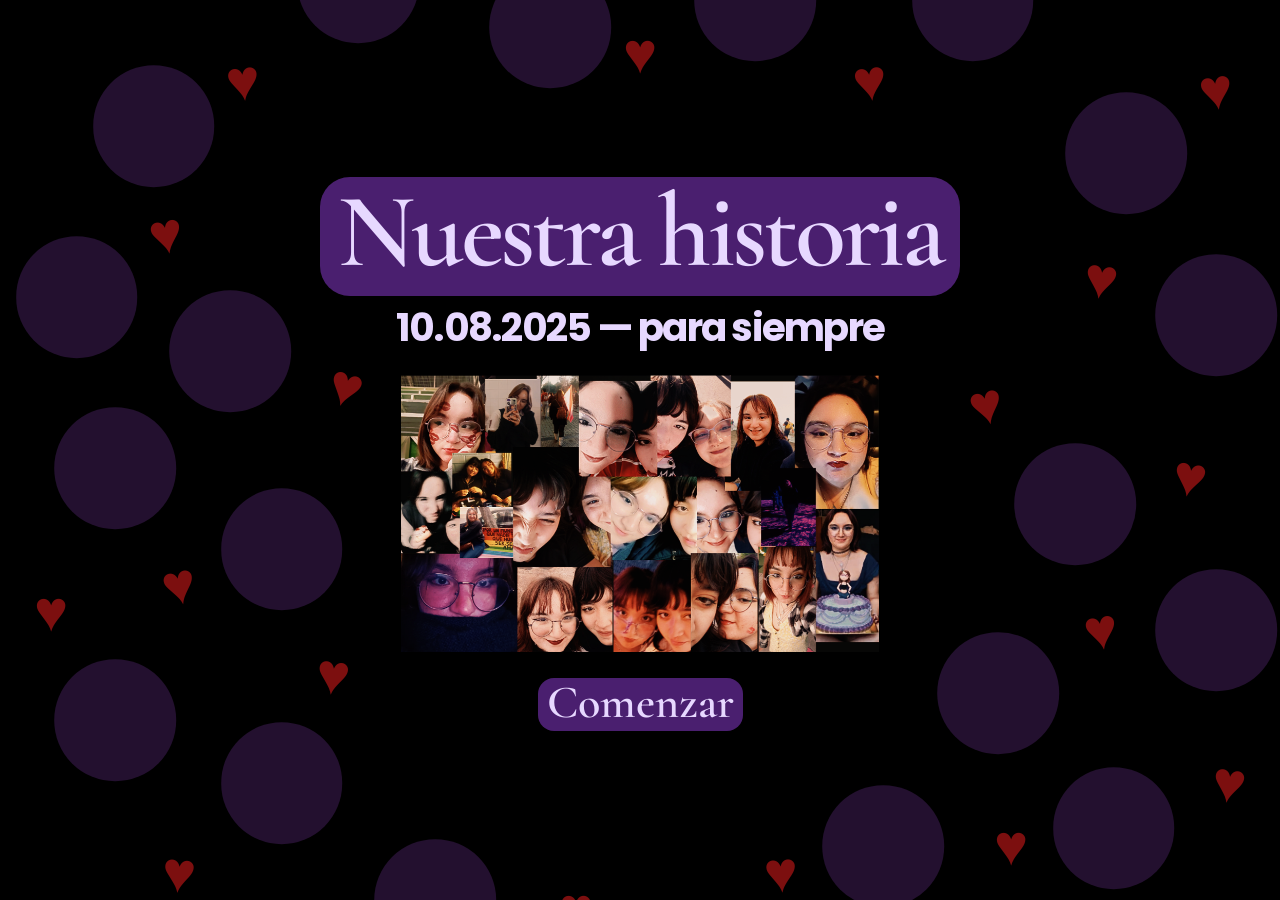
<file: index.html>
<!DOCTYPE html>
<html lang="es">
<head>
<meta charset="UTF-8">
<meta name="viewport" content="width=device-width, initial-scale=1">
    <title>Feliz cumpleaños amor de mi vida</title>
    <link rel="stylesheet" href="mon.css">
    <link rel="preconnect" href="https://fonts.googleapis.com">
    <link rel="preconnect" href="https://fonts.gstatic.com" crossorigin>
    <link href="https://fonts.googleapis.com/css2?family=Cormorant+Garamond:wght@500;600&family=Poppins:wght@400;500;600;700&display=swap" rel="stylesheet">
    <script src="mon.js" defer></script>
</head>
<body class="home">
<div class="decoration" aria-hidden="true"></div><main id="contenido">
    <section id="contenedor-inicio">
        <h1>Nuestra historia</h1>
        <p class="anniversary">10.08.2025 — para siempre</p>
        <img id="foto-inicio" src="imgmon/MONCHI.png" alt="Te amo mi cielo" />
    </section>
    <section id="boton-comenzar">
        <a class="start-button" href="superproyecto2.html">Comenzar</a>
    </section>
</main>

</body>
</html>
</file>
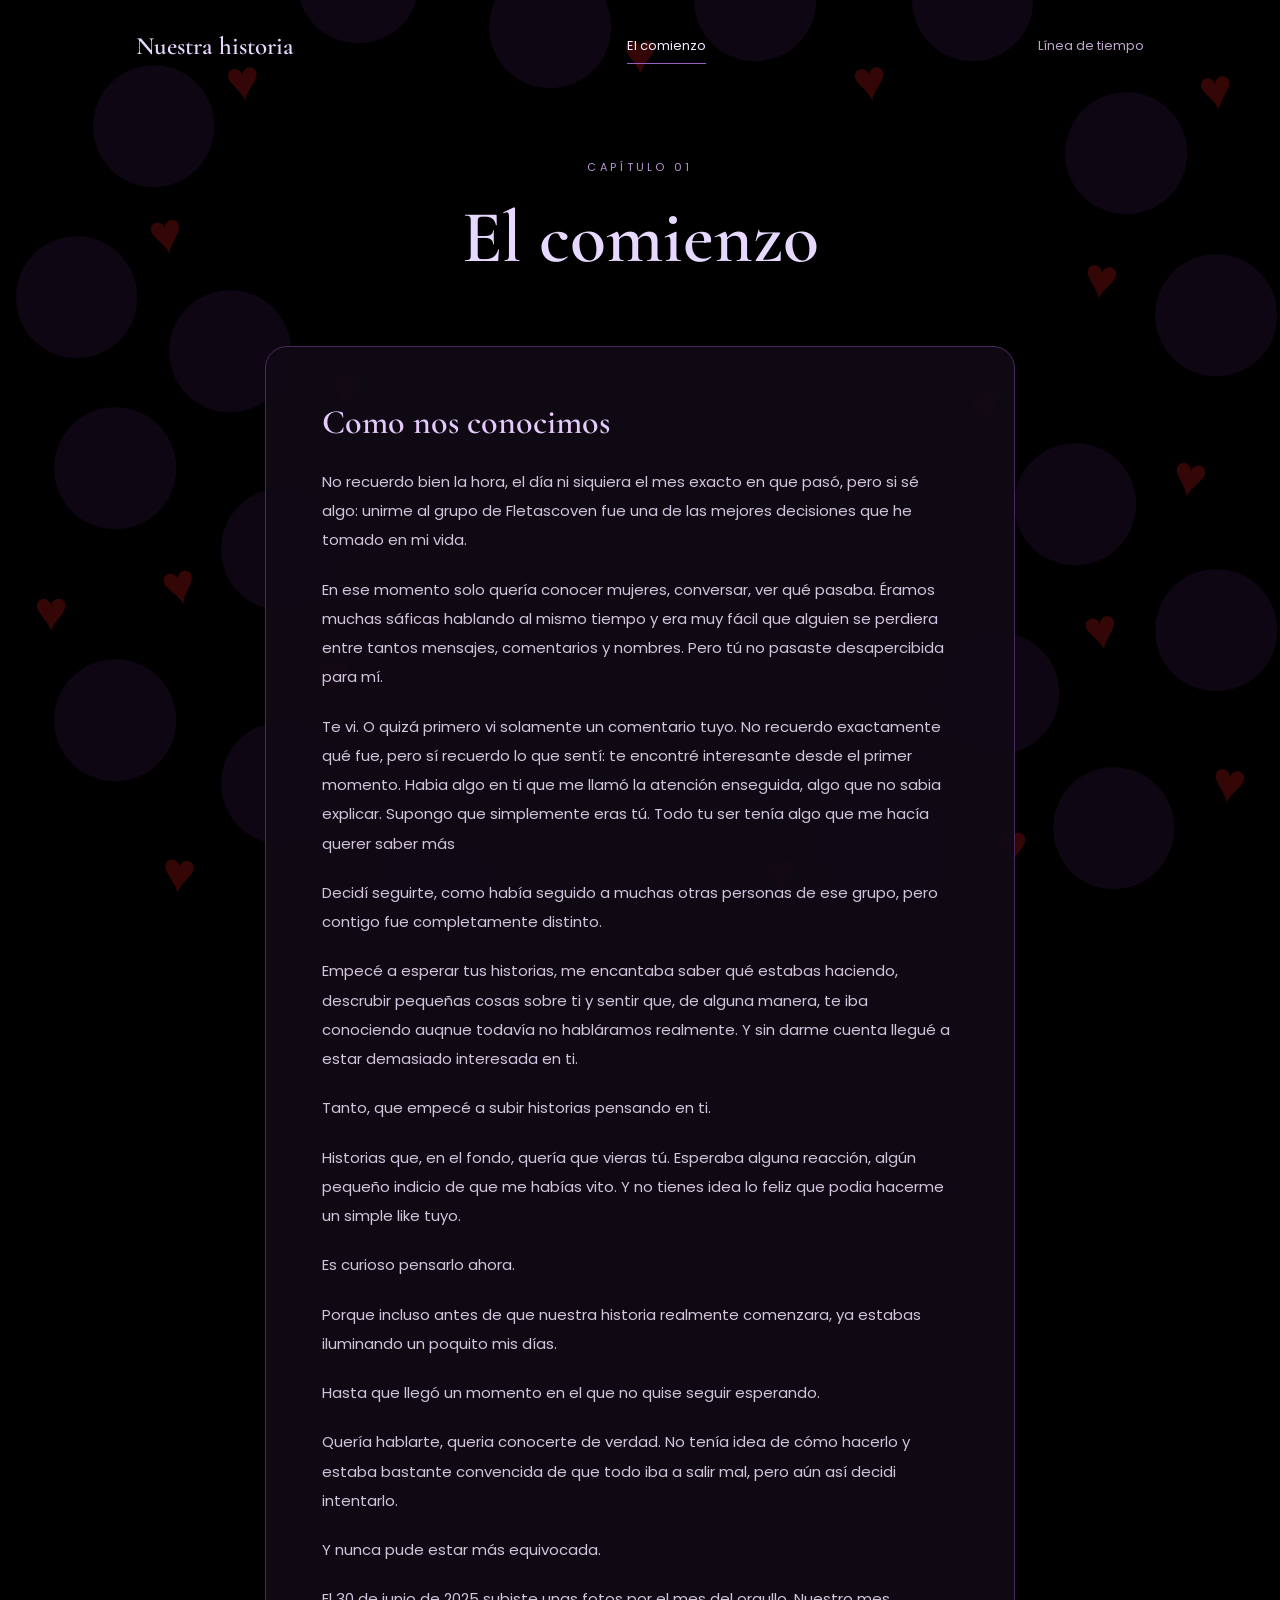
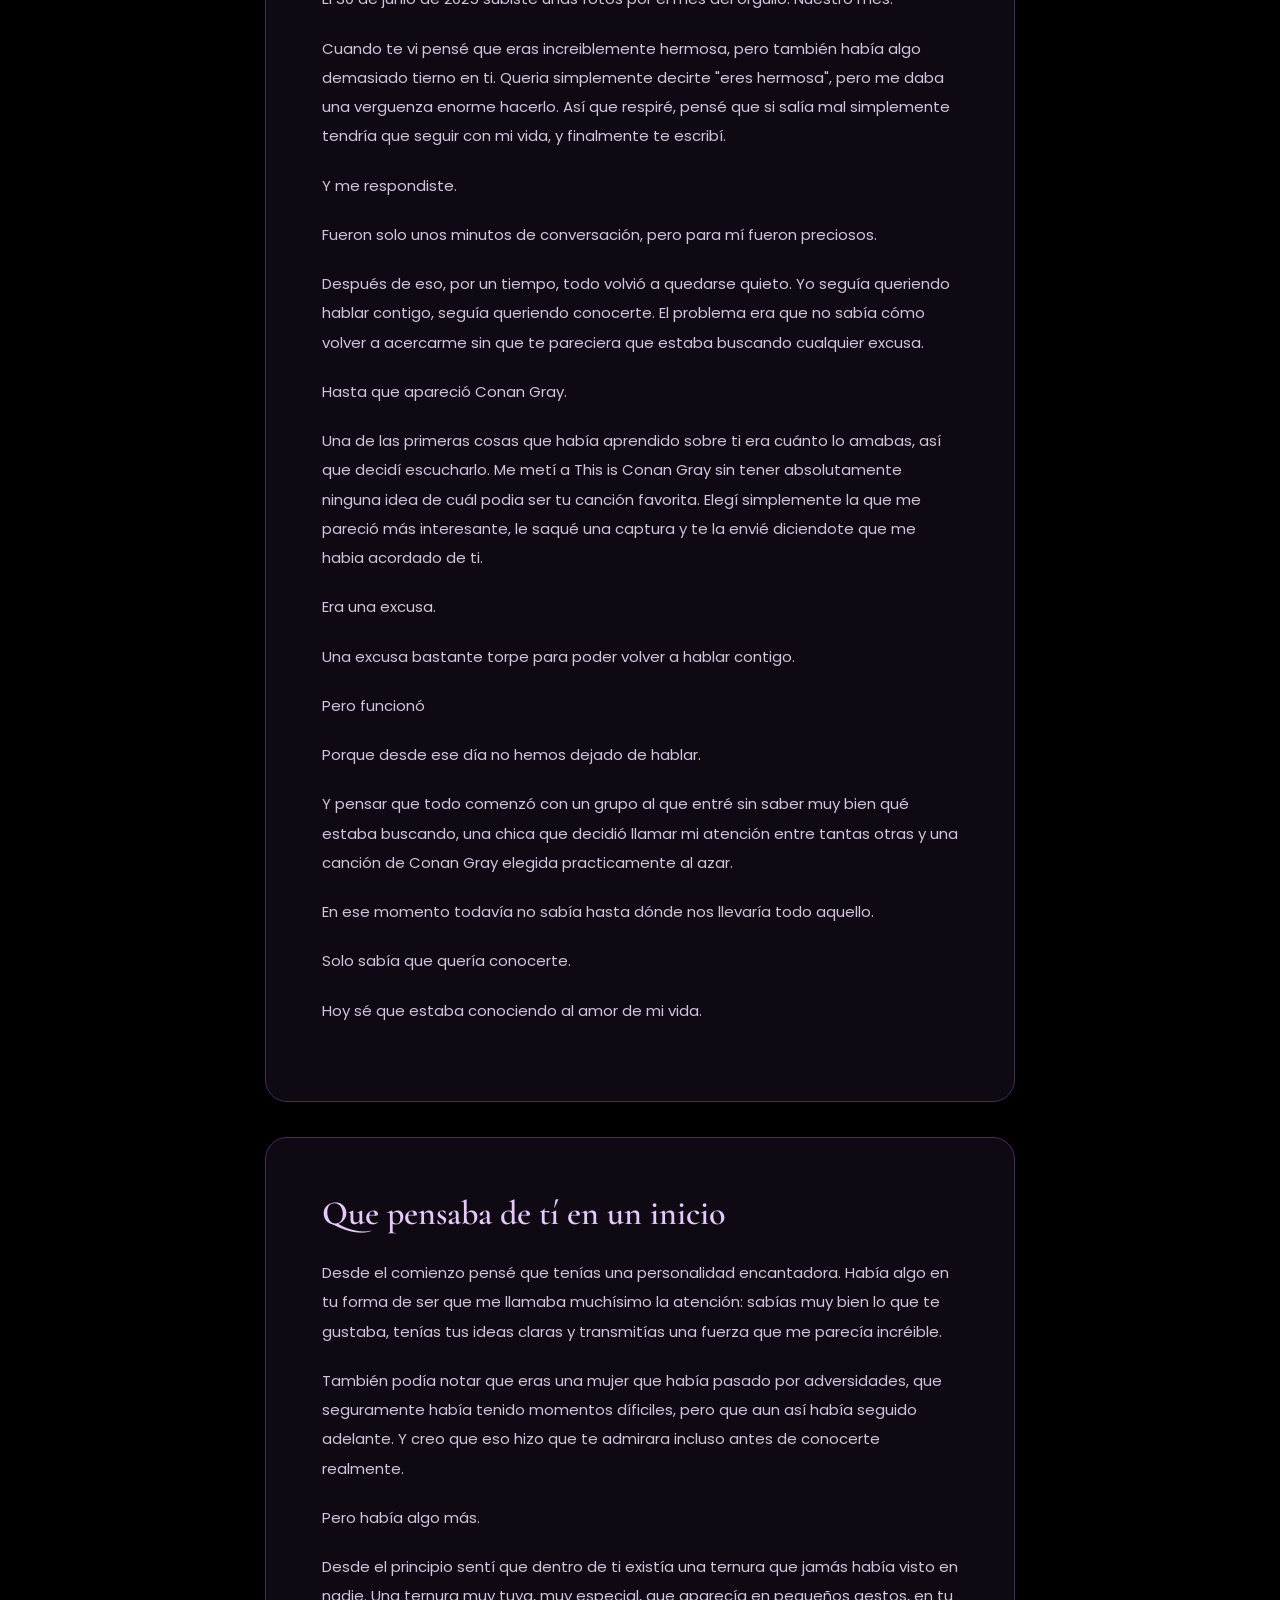
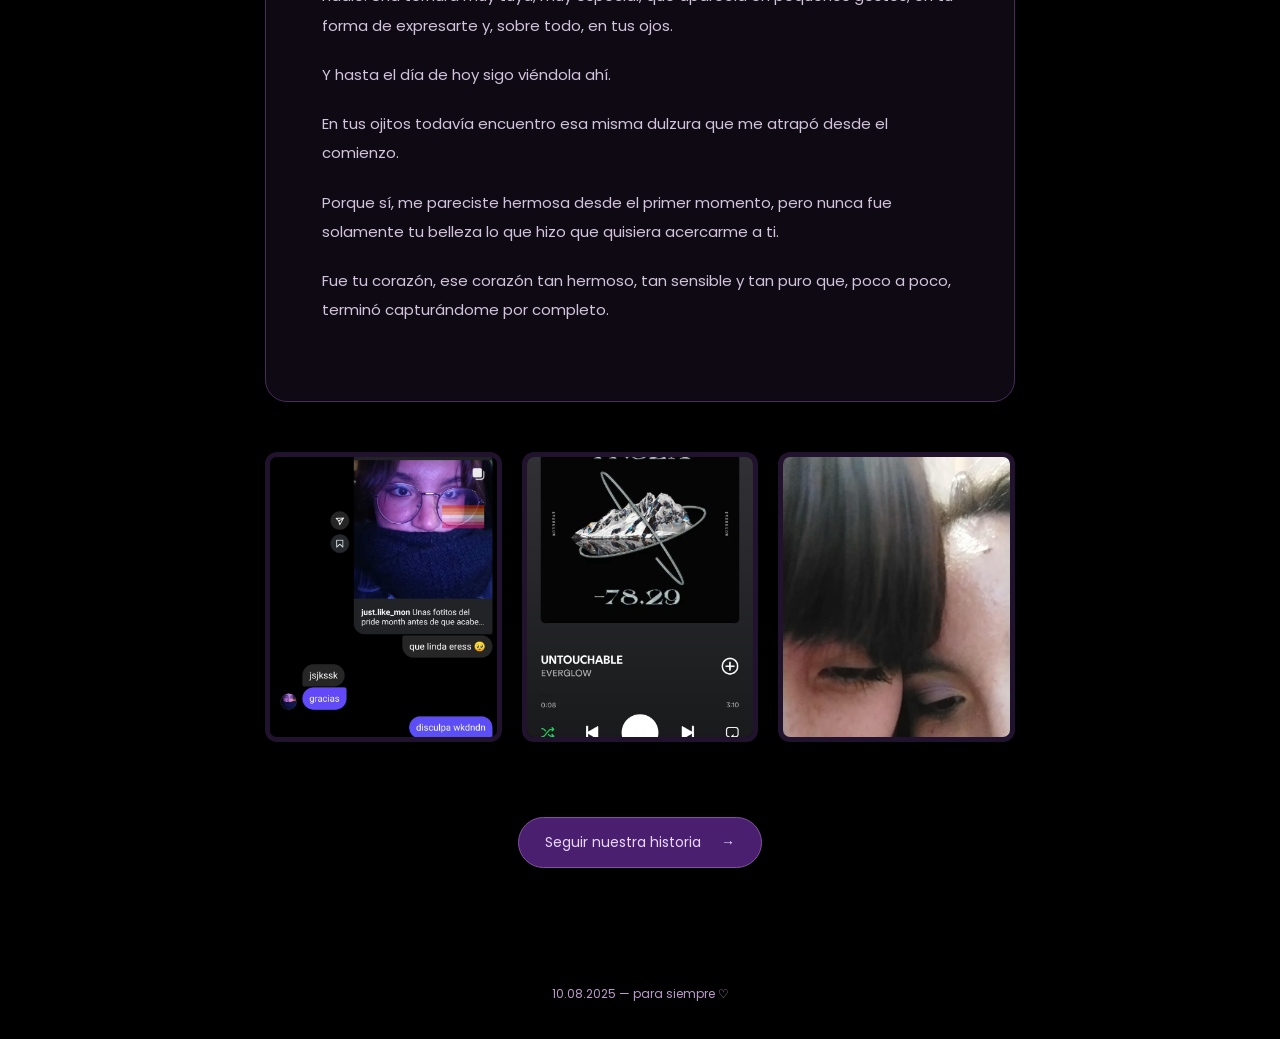
<file: superproyecto2.html>
<!DOCTYPE html>
<html lang="es">
<head>
<meta charset="UTF-8">
<meta name="viewport" content="width=device-width, initial-scale=1">

    <title>El comienzo</title>
    <link rel="stylesheet" href="mon.css" >
    <link rel="preconnect" href="https://fonts.googleapis.com">
    <link rel="preconnect" href="https://fonts.gstatic.com" crossorigin>
    <link href="https://fonts.googleapis.com/css2?family=Cormorant+Garamond:wght@500;600&family=Poppins:wght@400;500;600;700&display=swap" rel="stylesheet">

<script src="mon.js" defer></script>
</head>
<body class="inner">
<div class="decoration" aria-hidden="true"></div><nav class="navigation" aria-label="Navegación principal"><a href="index.html">Nuestra historia</a><a href="superproyecto2.html">El comienzo</a><a href="superproyexto3.html">Línea de tiempo</a></nav><main id="contenido">
    <header><span class="eyebrow">CAPÍTULO 01</span>
        <h2>El comienzo</h2>
    </header>
<section id="nuestra-historia">
    <h3>Como nos conocimos</h3>
    <p>No recuerdo bien la hora, el día
        ni siquiera el mes exacto en que
        pasó, pero si sé algo: unirme al
        grupo de Fletascoven fue una
        de las mejores decisiones que he
        tomado en mi vida.
        </p><p>
        En ese momento solo quería conocer
        mujeres, conversar, ver qué pasaba.
        Éramos muchas sáficas hablando al
        mismo tiempo y era muy fácil que
        alguien se perdiera entre tantos
        mensajes, comentarios y nombres. Pero
        tú no pasaste desapercibida para mí.
        </p><p>
        Te vi. O quizá primero vi solamente un
        comentario tuyo. No recuerdo exactamente qué
        fue, pero sí recuerdo lo que sentí: te encontré
        interesante desde el primer momento. Habia algo
        en ti que me llamó la atención enseguida, algo
        que no sabia explicar. Supongo que simplemente eras
        tú. Todo tu ser tenía algo que me hacía querer
        saber más
        </p><p>
        Decidí seguirte, como había seguido a muchas otras
        personas de ese grupo, pero contigo fue completamente
        distinto.
        </p><p>
        Empecé a esperar tus historias, me encantaba saber
        qué estabas haciendo, descrubir pequeñas cosas
        sobre ti y sentir que, de alguna manera, te iba
        conociendo auqnue todavía no habláramos realmente.
        Y sin darme cuenta llegué a estar demasiado interesada
        en ti.
        </p><p>
        Tanto, que empecé a subir historias pensando en ti.
        </p><p>
        Historias que, en el fondo, quería que vieras tú.
        Esperaba alguna reacción, algún pequeño indicio
        de que me habías vito. Y no tienes idea lo feliz
        que podia hacerme un simple like tuyo.
        </p><p>
        Es curioso pensarlo ahora.
        </p><p>
        Porque incluso antes de que nuestra historia
        realmente comenzara, ya estabas iluminando un
        poquito mis días.
        </p><p>
        Hasta que llegó un momento en el que no quise
        seguir esperando.
        </p><p>
        Quería hablarte, queria conocerte de verdad. No
        tenía idea de cómo hacerlo y estaba bastante
        convencida de que todo iba a salir mal, pero
        aún así decidi intentarlo.
        </p><p>
        Y nunca pude estar más equivocada.
        </p><p>
        El 30 de junio de 2025 subiste unas fotos
        por el mes del orgullo. Nuestro mes.
        </p><p>
        Cuando te vi pensé que eras increiblemente
        hermosa, pero también había algo demasiado tierno
        en ti. Queria simplemente decirte "eres hermosa",
        pero me daba una verguenza enorme hacerlo. Así que
        respiré, pensé que si salía mal simplemente tendría
        que seguir con mi vida, y finalmente te escribí.
        </p><p>
        Y me respondiste.
        </p><p>
        Fueron solo unos minutos de conversación, pero
        para mí fueron preciosos.
        </p><p>
        Después de eso, por un tiempo, todo volvió a
        quedarse quieto. Yo seguía queriendo hablar contigo,
        seguía queriendo conocerte. El problema era que
        no sabía cómo volver a acercarme sin que te pareciera
        que estaba buscando cualquier excusa.
        </p><p>
        Hasta que apareció Conan Gray.
        </p><p>
        Una de las primeras cosas que había aprendido
        sobre ti era cuánto lo amabas, así que decidí escucharlo.
        Me metí a This is Conan Gray sin tener absolutamente
        ninguna idea de cuál podia ser tu canción favorita.
        Elegí simplemente la que me pareció más interesante,
        le saqué una captura y te la envié diciendote
        que me habia acordado de ti.
        </p><p>
        Era una excusa.
        </p><p>
        Una excusa bastante torpe para poder volver a
        hablar contigo.
        </p><p>
        Pero funcionó
        </p><p>
        Porque desde ese día no hemos dejado de hablar.
        </p><p>
        Y pensar que todo comenzó con un grupo al que entré
        sin saber muy bien qué estaba buscando, una chica
        que decidió llamar mi atención entre tantas otras
        y una canción de Conan Gray elegida practicamente
        al azar.
        </p><p>
        En ese momento todavía no sabía hasta dónde nos
        llevaría todo aquello.
        </p><p>
        Solo sabía que quería conocerte.
        </p><p>
        Hoy sé que estaba conociendo al amor de mi vida.</p></section>
    <section id="que-pensaba">
        <h3>Que pensaba de tí en un inicio</h3>
        <p>Desde el comienzo pensé que tenías una 
           personalidad encantadora. Había algo en tu
           forma de ser que me llamaba muchísimo la 
           atención: sabías muy bien lo que te gustaba, tenías
           tus ideas claras y transmitías una fuerza que
           me parecía incréible.
           </p><p>
           También podía notar que eras una mujer que había
           pasado por adversidades, que seguramente había tenido
           momentos díficiles, pero que aun así había seguido
           adelante. Y creo que eso hizo que te admirara
           incluso antes de conocerte realmente.
           </p><p>
           Pero había algo más.
           </p><p>
           Desde el principio sentí que dentro de ti existía
           una ternura que jamás había visto en nadie.
           Una ternura muy tuya, muy especial, que aparecía en
           pequeños gestos, en tu forma de expresarte y, sobre
           todo, en tus ojos.
           </p><p>
           Y hasta el día de hoy sigo viéndola ahí.
           </p><p>
           En tus ojitos todavía encuentro esa misma dulzura
           que me atrapó desde el comienzo.
           </p><p>
           Porque sí, me pareciste hermosa desde el primer
           momento, pero nunca fue solamente tu belleza lo que
           hizo que quisiera acercarme a ti.
           </p><p>
           Fue tu corazón, ese corazón tan hermoso, tan sensible
           y tan puro que, poco a poco, terminó capturándome
           por completo.
           </p></section>
<section class="gallery" aria-label="Nuestros primeros recuerdos">
           <img id="primera-conversacion" src="imgmon/IMAGEN 3.jpeg" loading="lazy" alt="Recuerdo de nuestros primeros días">
           <img id="untouchable" src="imgmon/IMAGEN 4.jpeg" loading="lazy" alt="Recuerdo de nuestros primeros días">
           <img id="ojitos" src="imgmon/IMAGEN 5.jpeg" loading="lazy" alt="Recuerdo de nuestros primeros días">
</section>
<section id="boton-seguir">
    <a class="button" href="superproyexto3.html">Seguir nuestra historia <span aria-hidden="true">→</span></a>
</section>

</main>
<footer>10.08.2025 — para siempre ♡</footer>
</body>
</html>
</file>
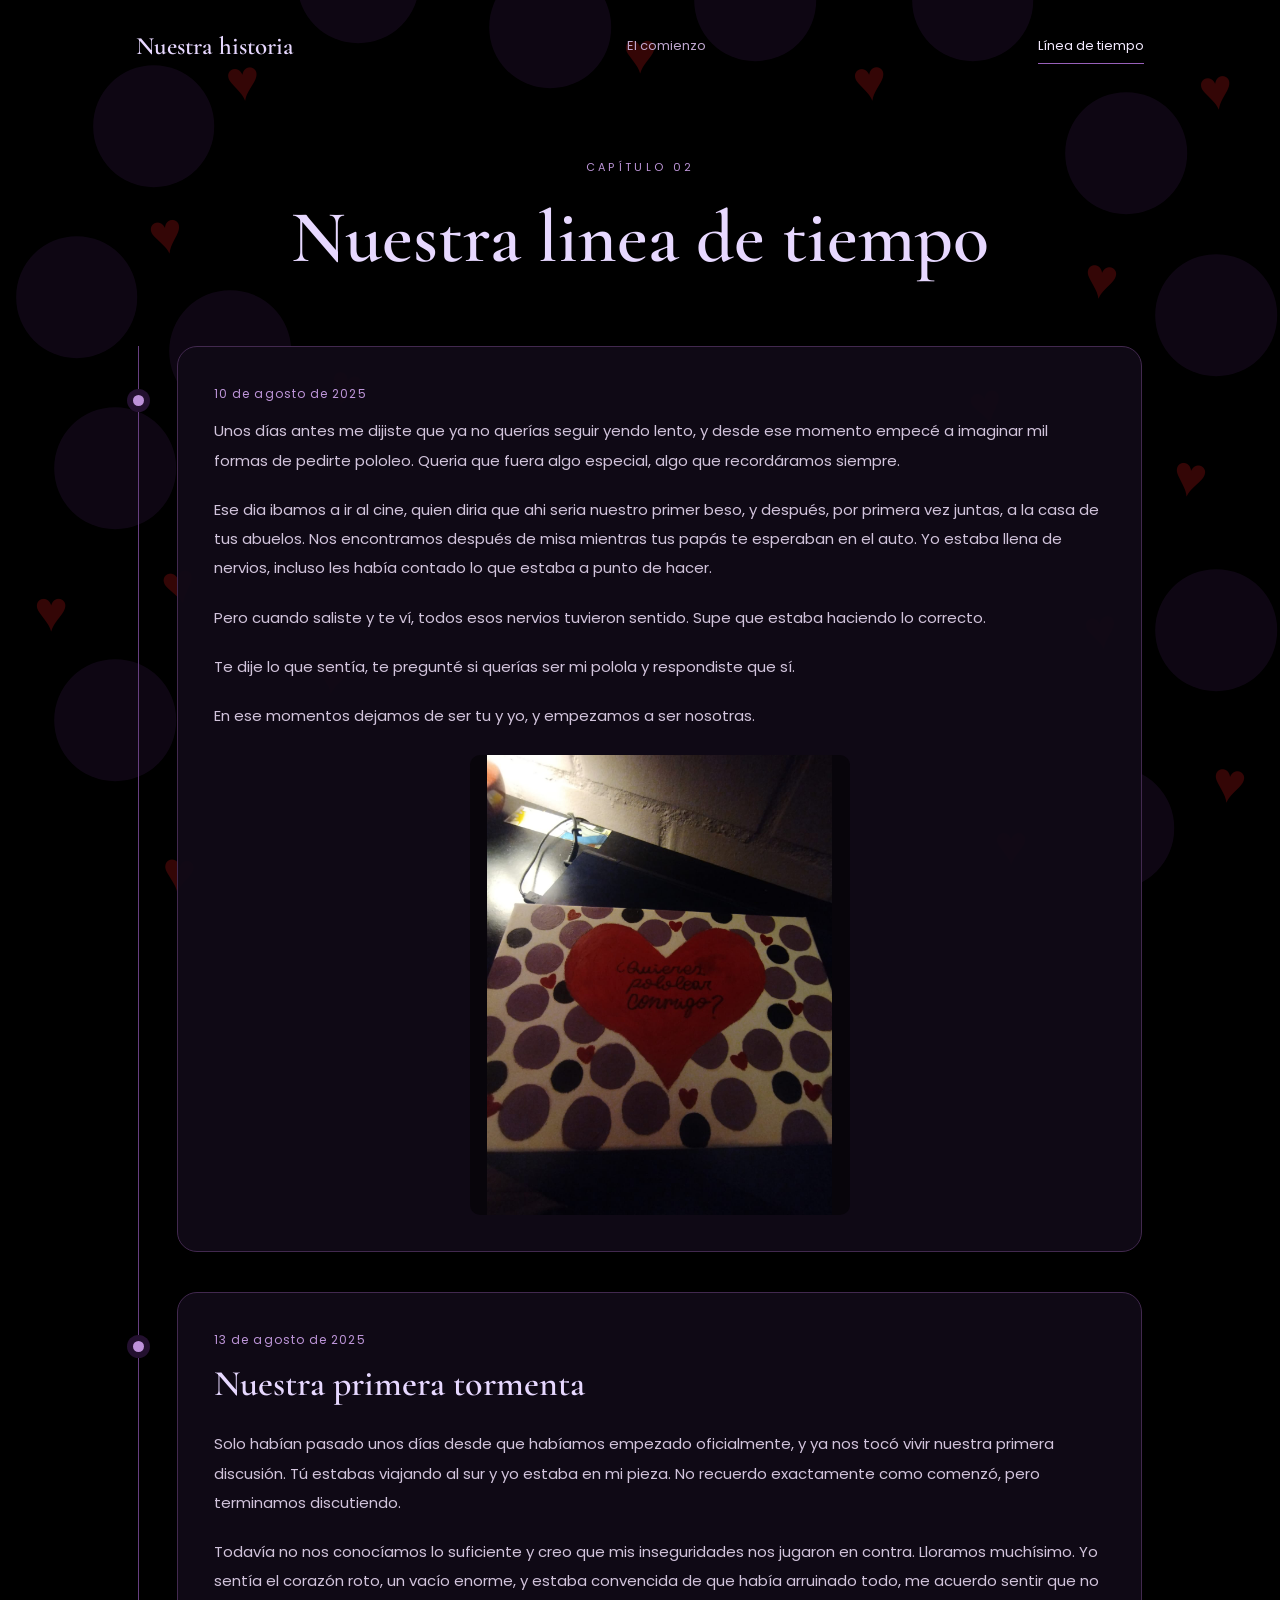
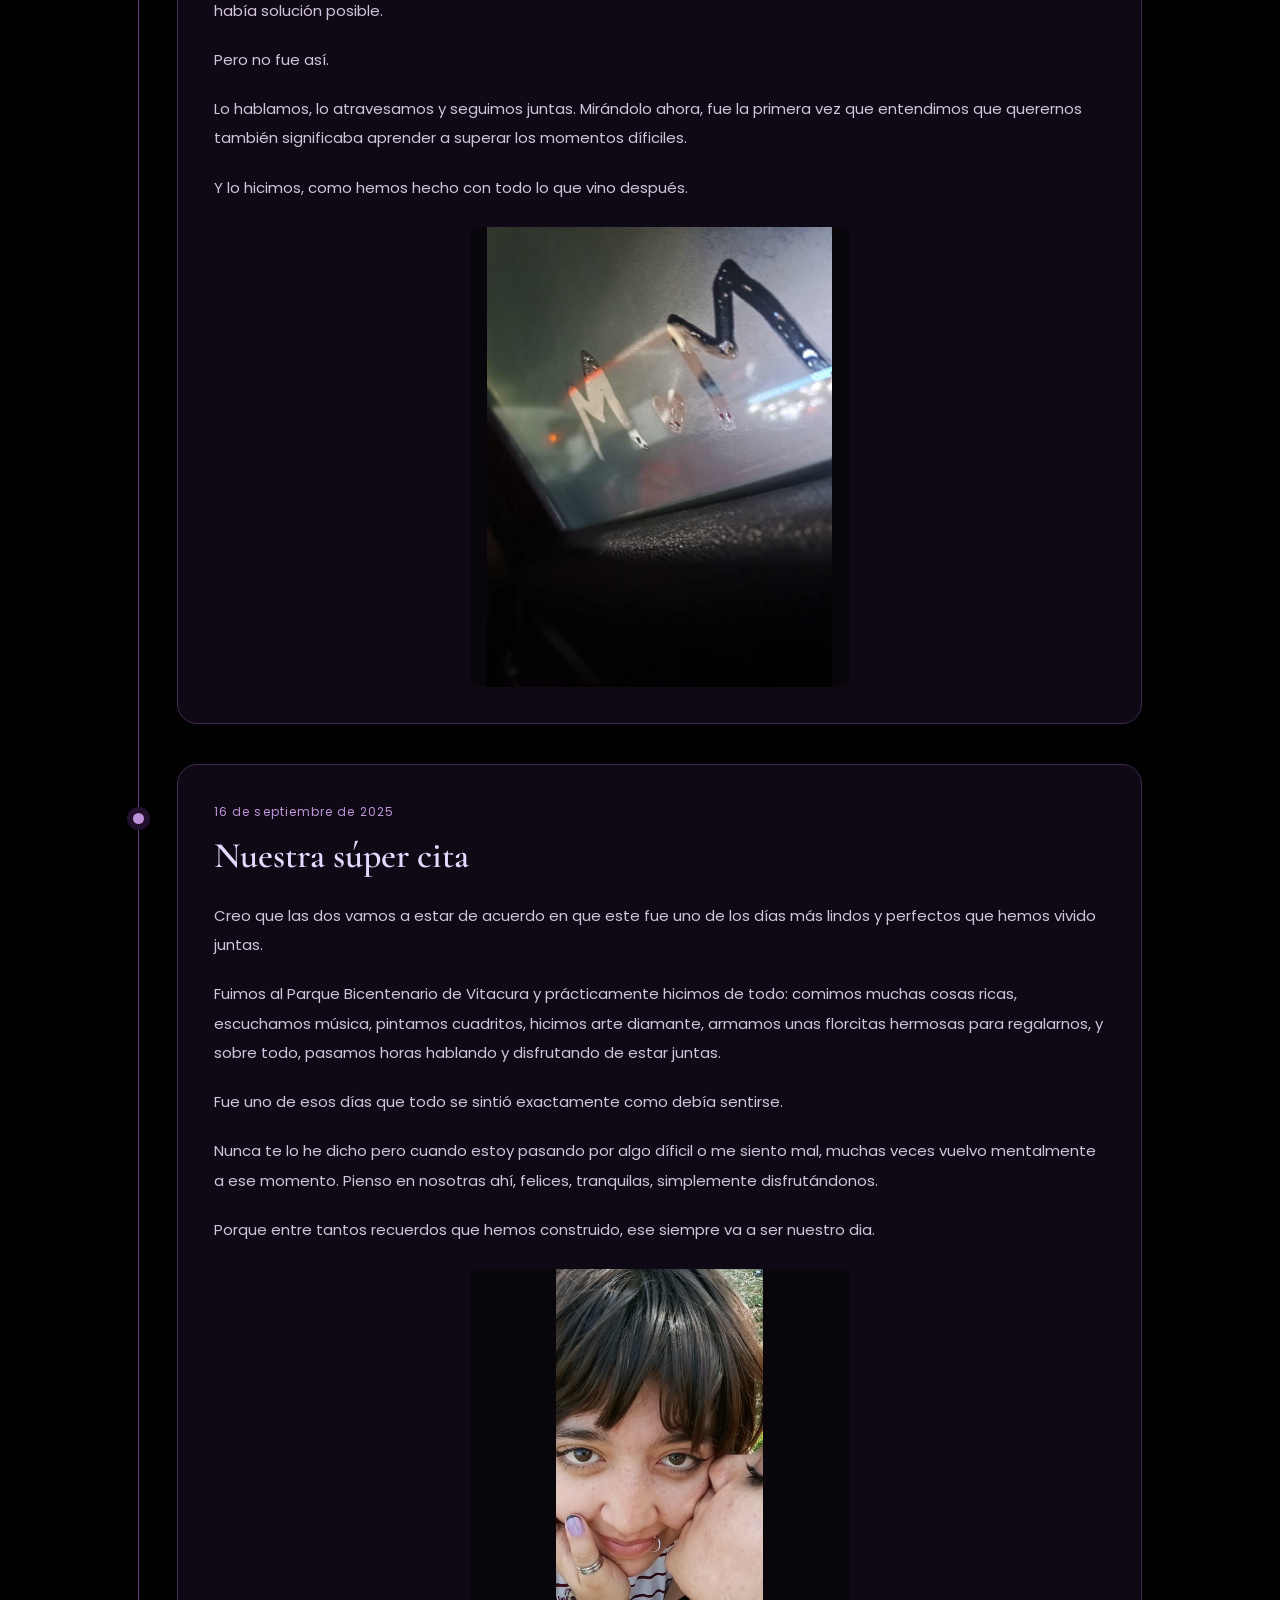
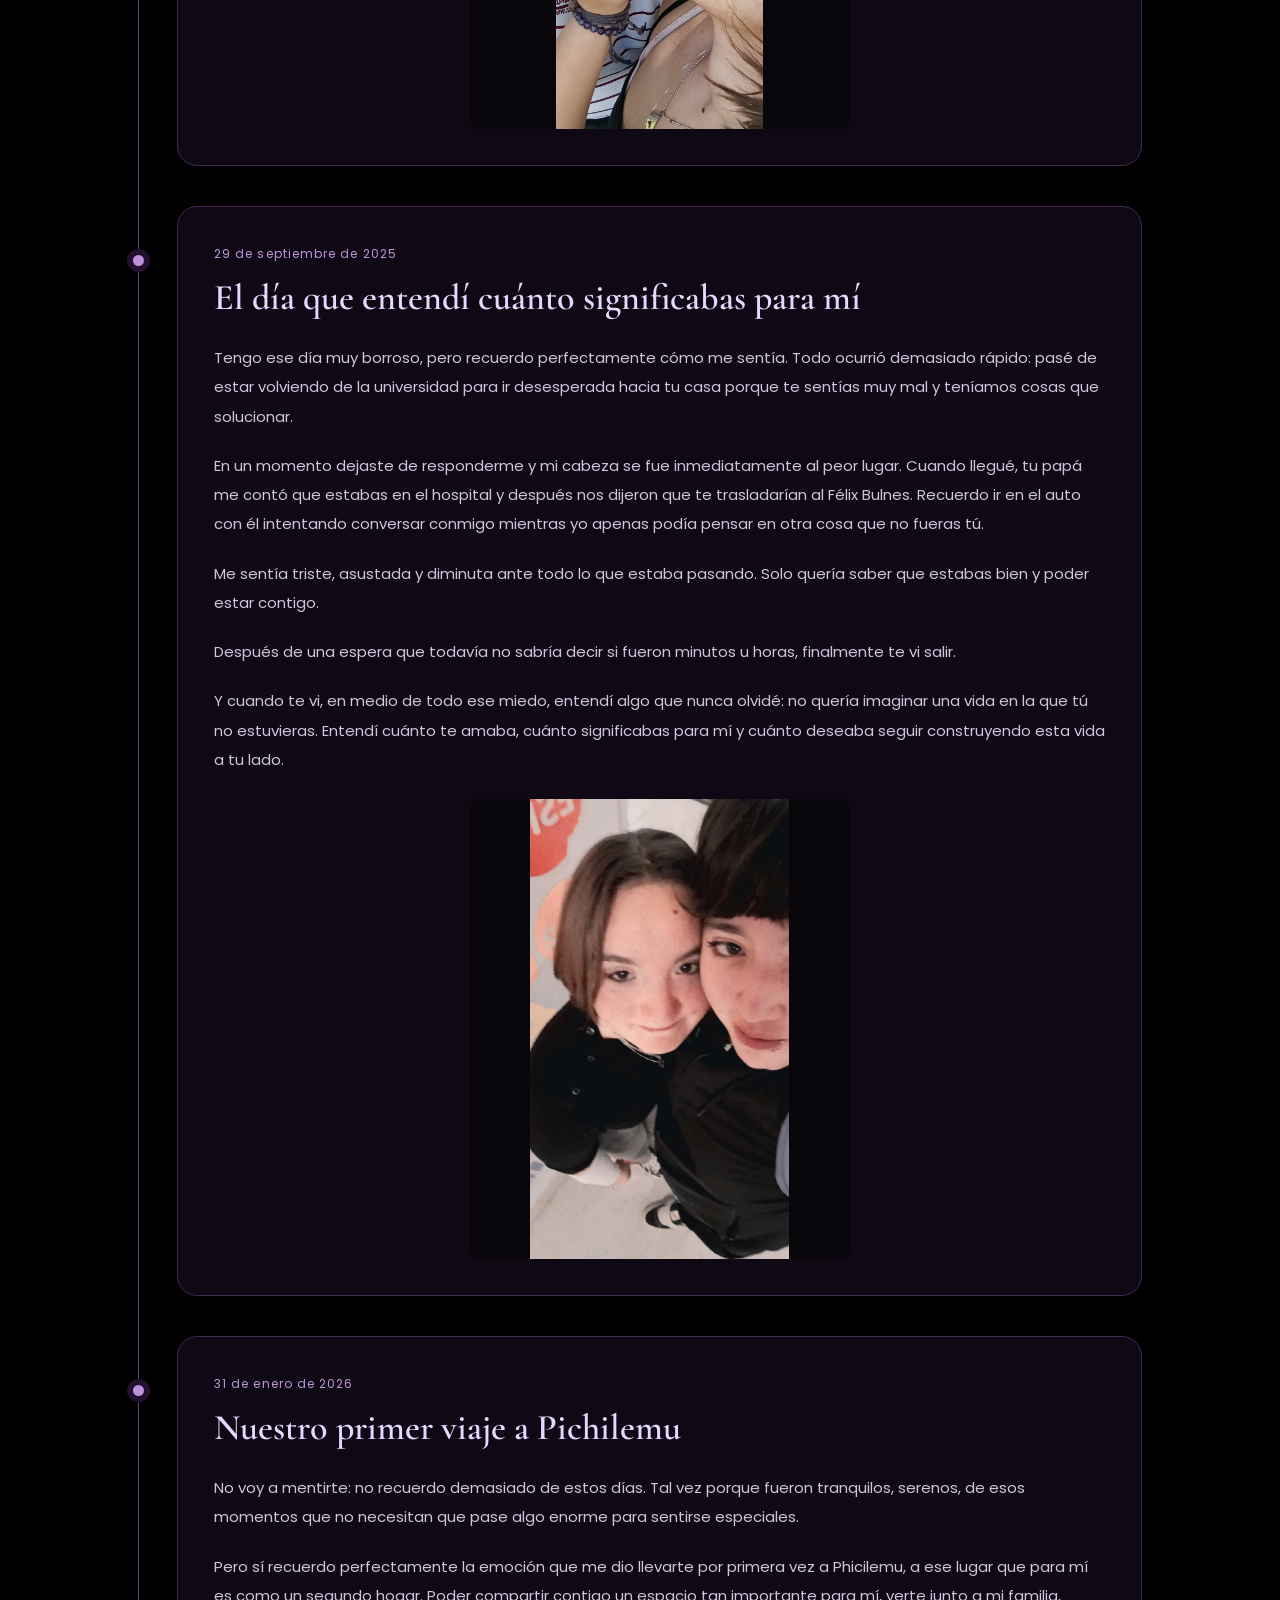
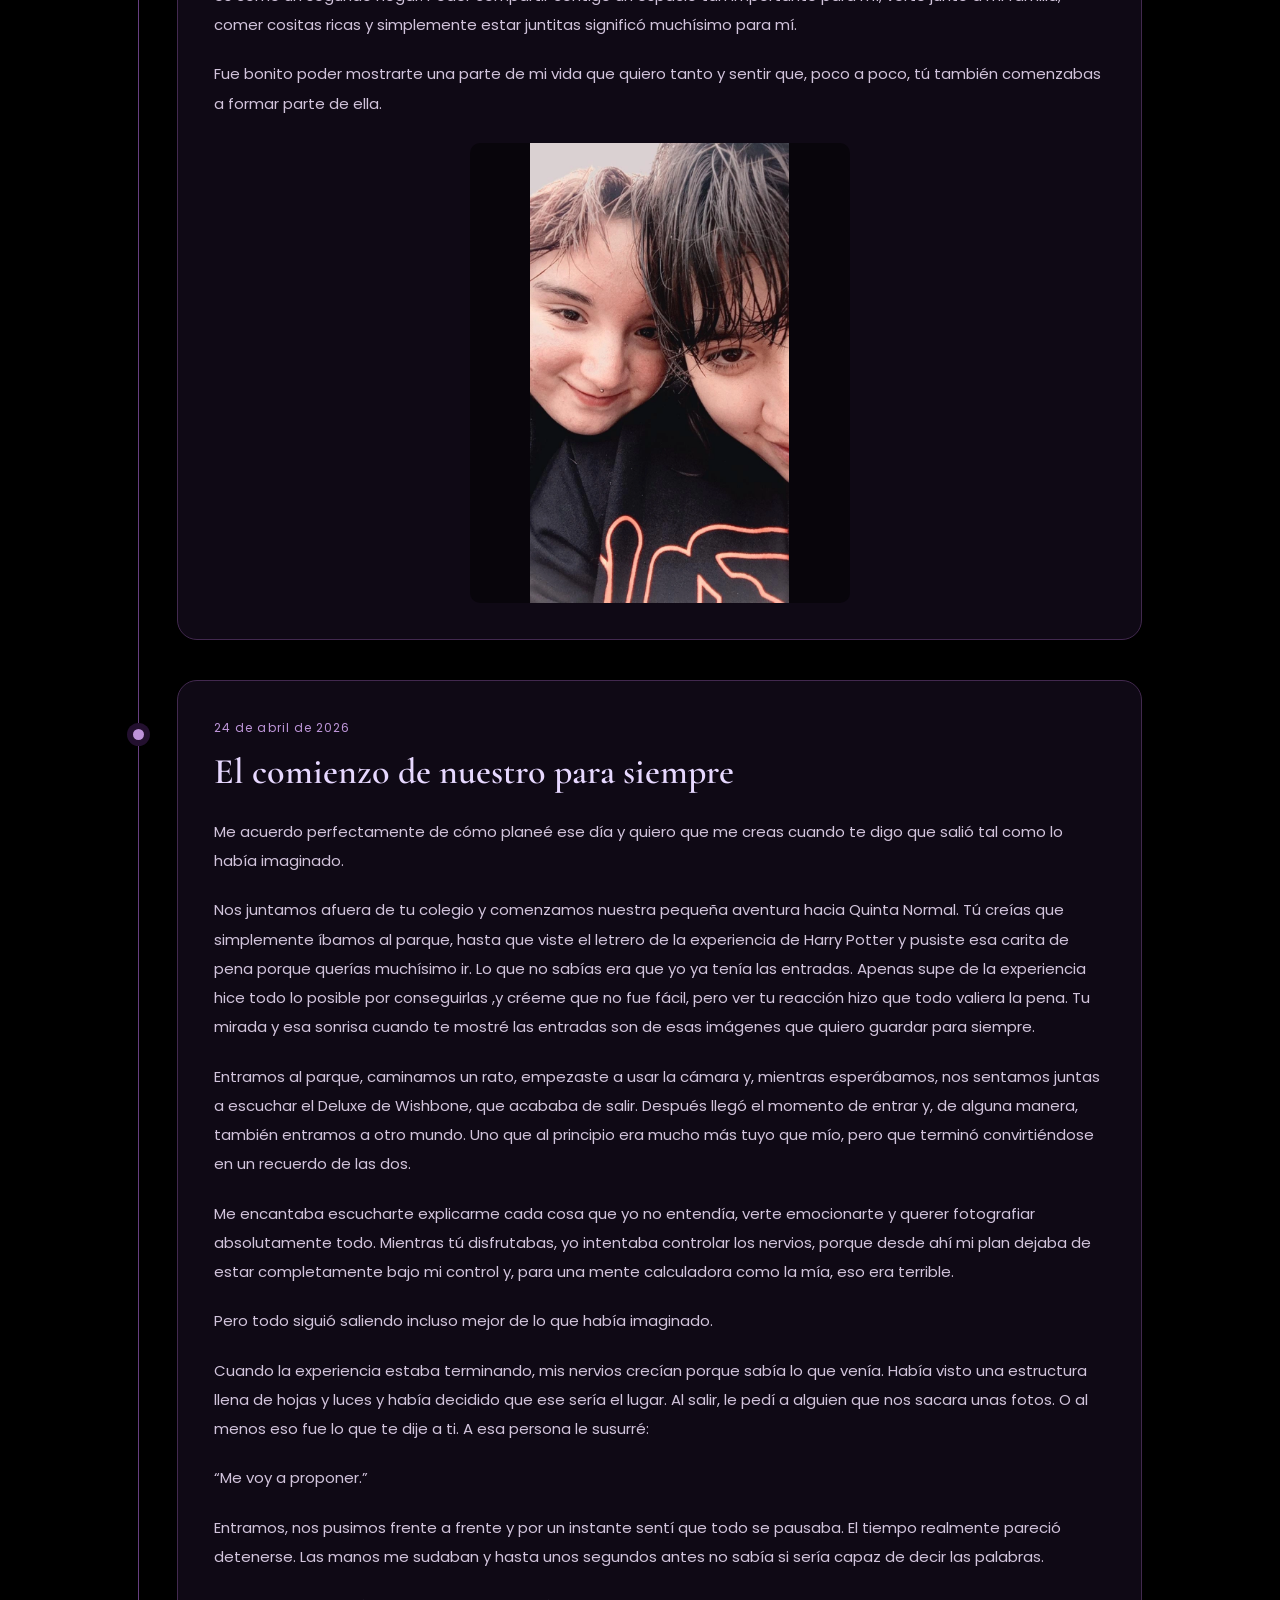
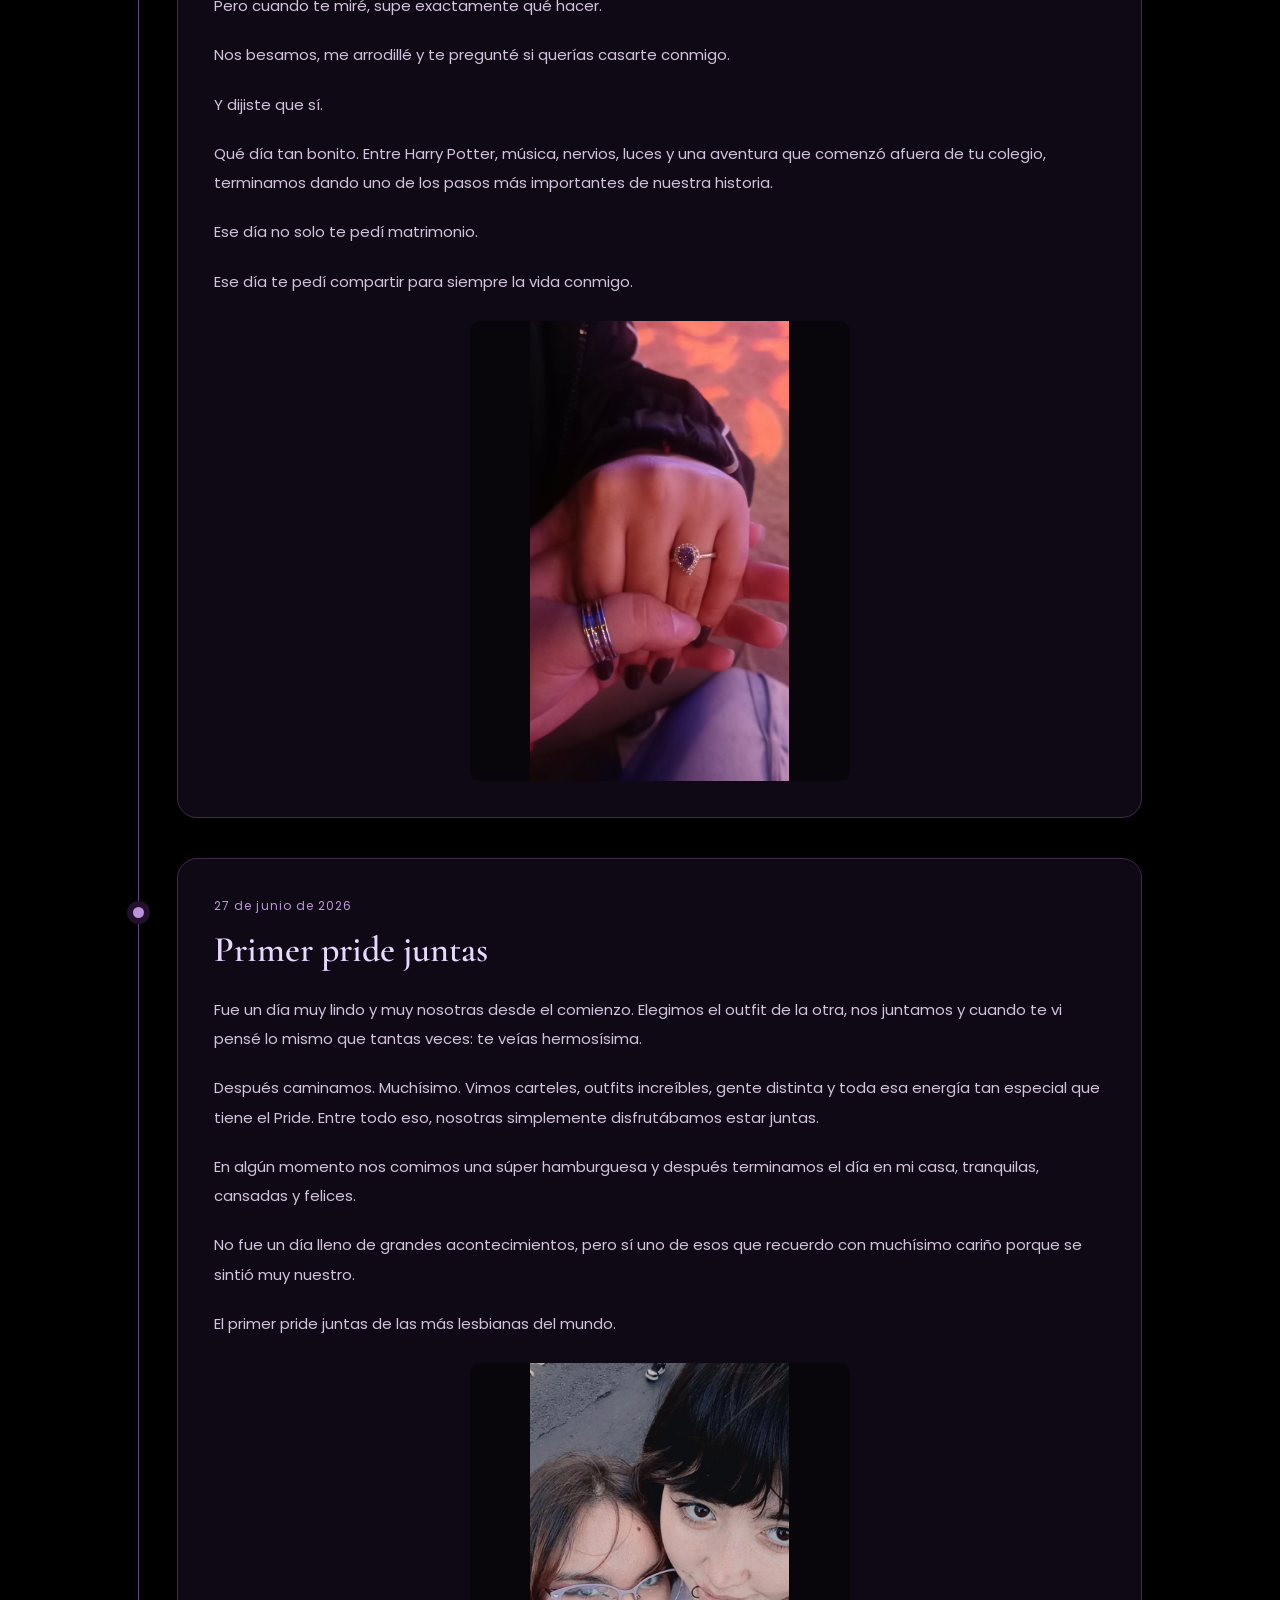
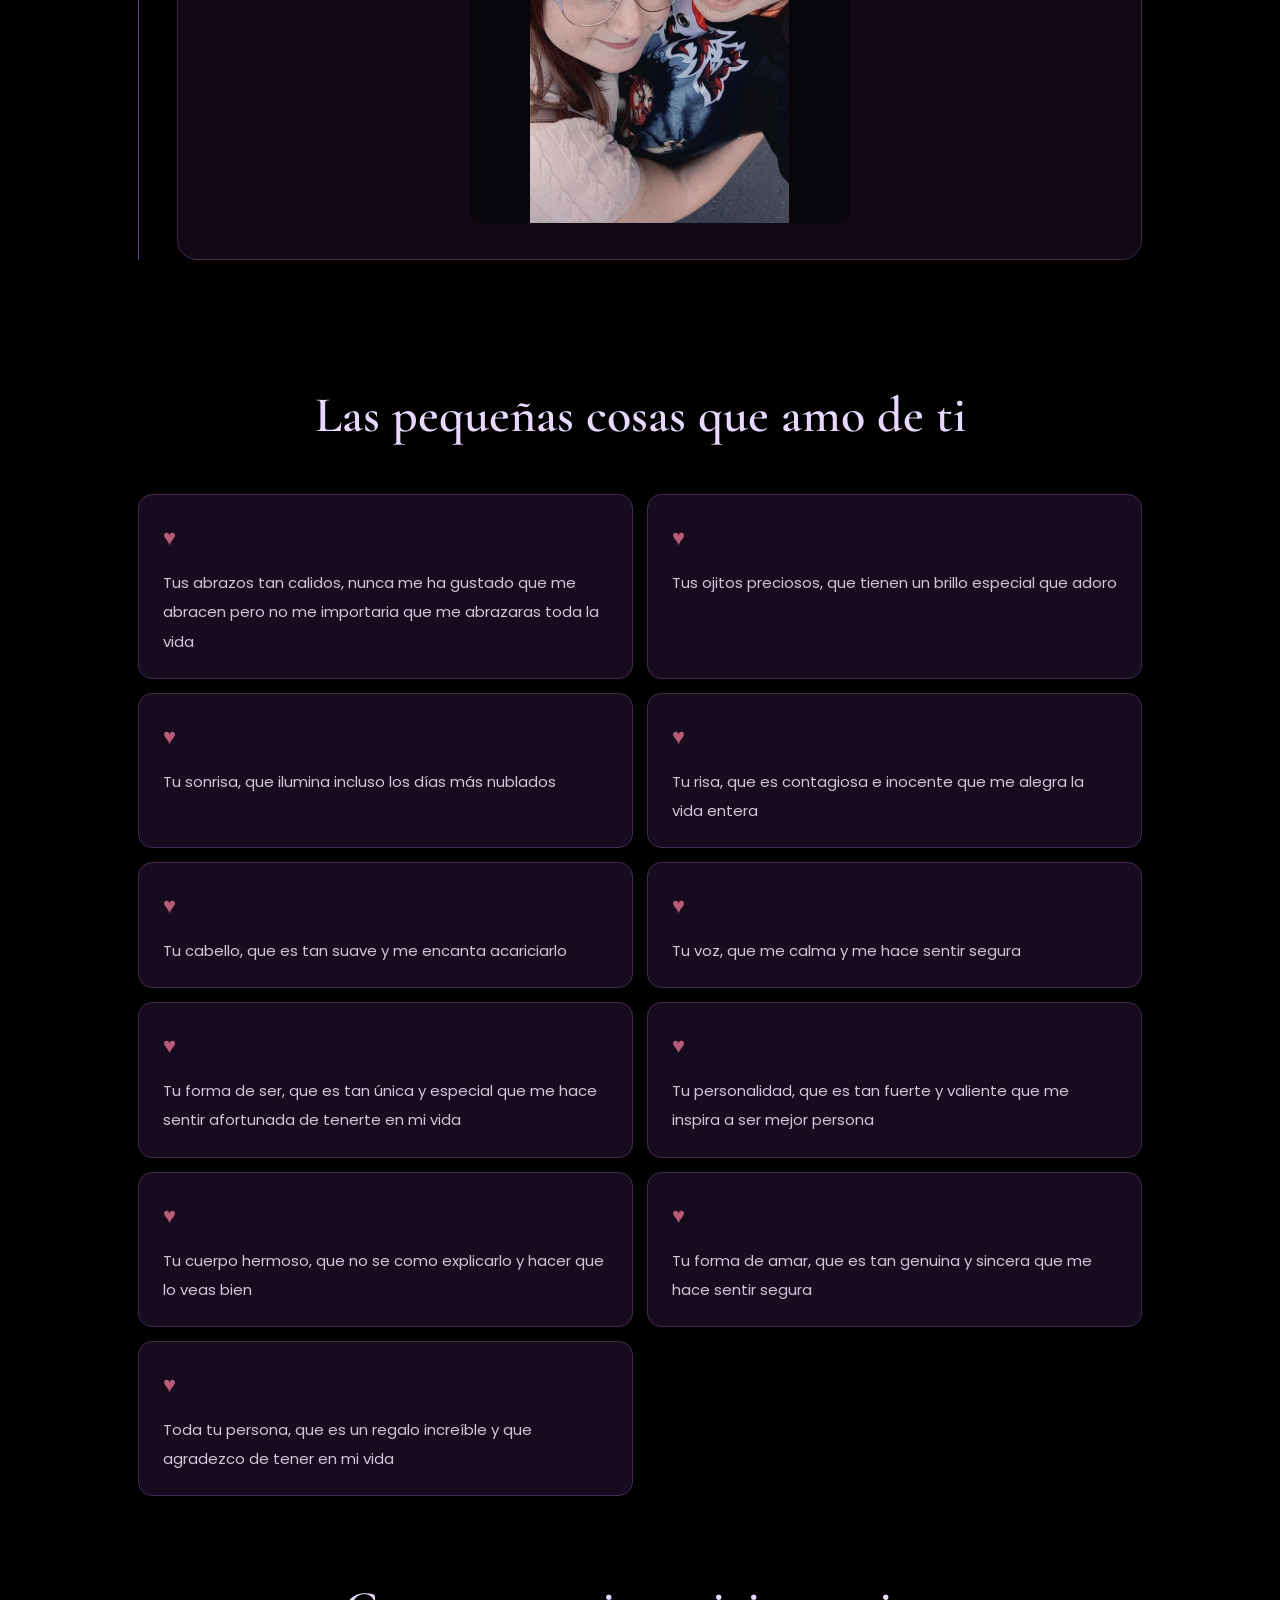
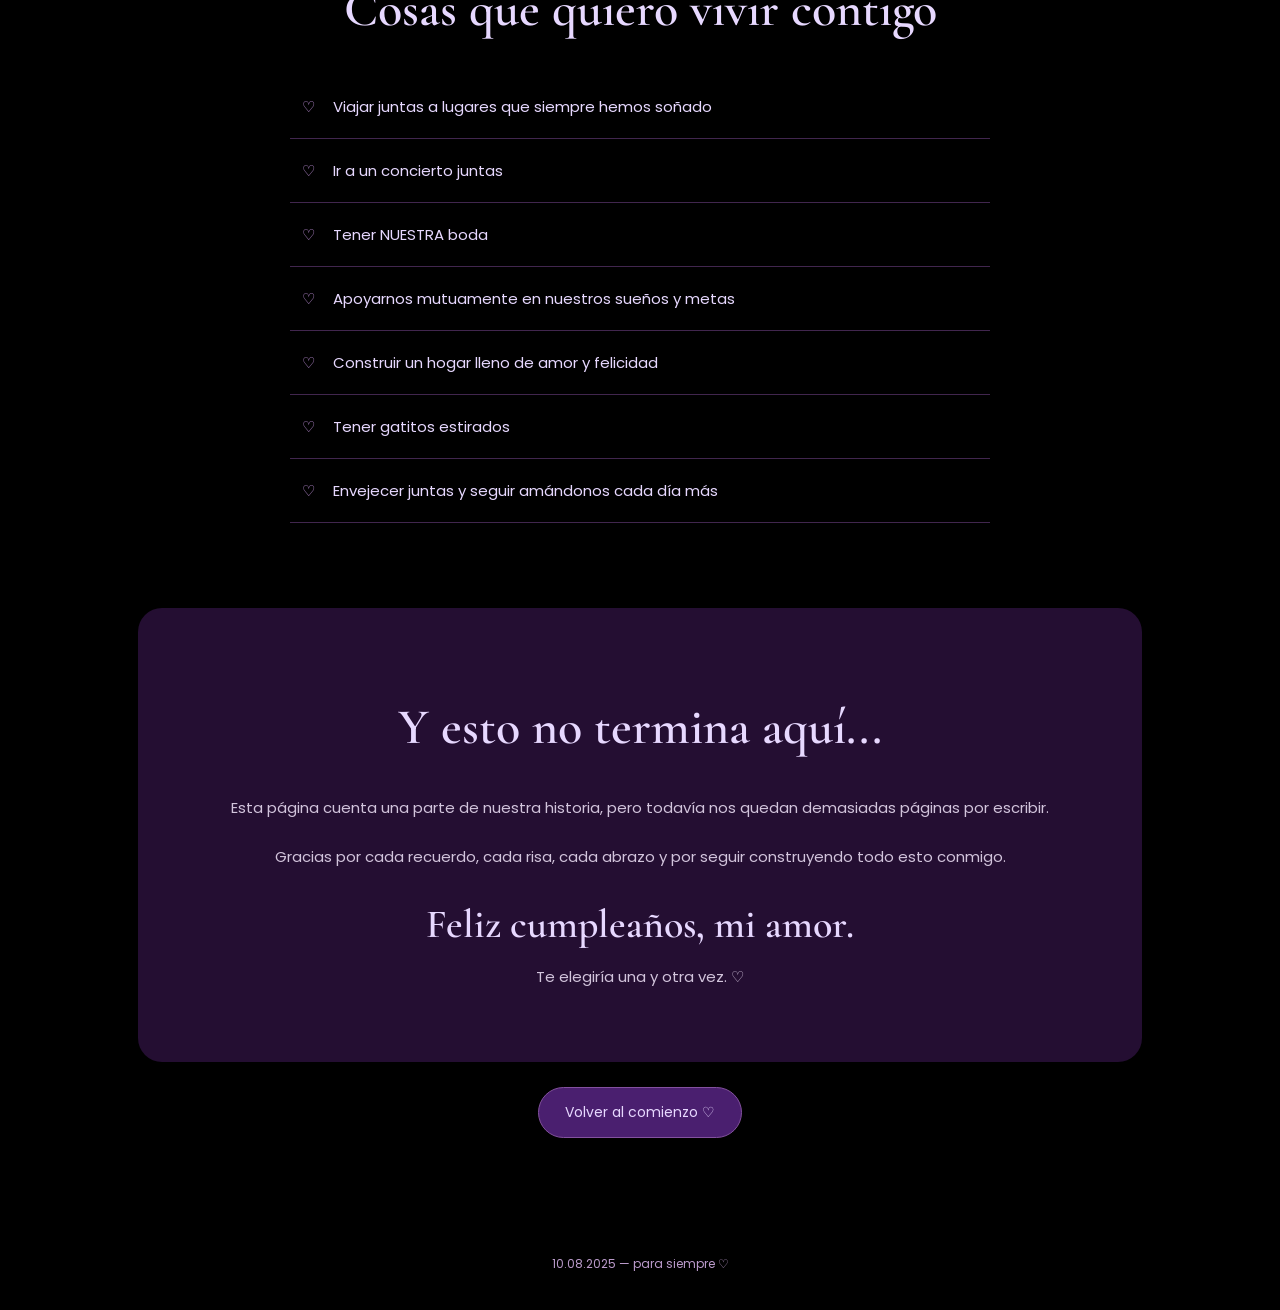
<file: superproyexto3.html>
<!DOCTYPE html>
<html lang="es">
<head>
<meta charset="UTF-8">
<meta name="viewport" content="width=device-width, initial-scale=1">
    <title>Linea del tiempo</title>
    <link rel="stylesheet" href="mon.css" >
    <link rel="preconnect" href="https://fonts.googleapis.com">
    <link rel="preconnect" href="https://fonts.gstatic.com" crossorigin>
    <link href="https://fonts.googleapis.com/css2?family=Cormorant+Garamond:wght@500;600&family=Poppins:wght@400;500;600;700&display=swap" rel="stylesheet">

<script src="mon.js" defer></script>
</head>
<body class="inner">
<div class="decoration" aria-hidden="true"></div><nav class="navigation" aria-label="Navegación principal"><a href="index.html">Nuestra historia</a><a href="superproyecto2.html">El comienzo</a><a href="superproyexto3.html">Línea de tiempo</a></nav><main id="contenido">
    <header><span class="eyebrow">CAPÍTULO 02</span>
        <h2>Nuestra linea de tiempo</h2>
    </header>

    <section id="lineadetiempo">

        <ol class="timeline">
            <li class="evento">
            <time datetime="2025-08-10" >10 de agosto de 2025</time>
            <p>Unos días antes me dijiste que ya no querías seguir yendo lento,
                y desde ese momento empecé a imaginar mil formas de pedirte pololeo.
                Queria que fuera algo especial, algo que recordáramos siempre.
                </p><p>
                Ese dia ibamos a ir al cine, quien diria que ahi seria nuestro primer beso, 
                y después, por primera vez juntas, a la casa de tus abuelos. 
                Nos encontramos después de misa mientras tus papás te esperaban
                en el auto. Yo estaba llena de nervios, incluso les había contado lo que
                estaba a punto de hacer.
                </p><p>
                Pero cuando saliste y te ví, todos esos nervios tuvieron sentido.
                Supe que estaba haciendo lo correcto.
                </p><p>
                Te dije lo que sentía, te pregunté si querías ser mi polola y respondiste
                que sí.
                </p><p>
                En ese momentos dejamos de ser tu y yo, y empezamos a ser nosotras.</p>
            <img class="imagen-evento" src="imgmon/IMAGEN 6.jpeg" loading="lazy" alt="Fotografía de este recuerdo juntas">
            </li>
            <li class="evento">
                <time datetime="2025-08-13">13 de agosto de 2025</time>
                <h3>Nuestra primera tormenta</h3>
                <p>Solo habían pasado unos días desde que habíamos empezado oficialmente,
                y ya nos tocó vivir nuestra primera discusión. Tú estabas viajando al sur 
                y yo estaba en mi pieza. No recuerdo exactamente como comenzó, pero terminamos
                discutiendo.
                </p><p>
                Todavía no nos conocíamos lo suficiente y creo que mis inseguridades nos jugaron
                en contra. Lloramos muchísimo. Yo sentía el corazón roto, un vacío enorme, y
                estaba convencida de que había arruinado todo, me acuerdo sentir que no había 
                solución posible.
                </p><p>
                Pero no fue así.
                </p><p>
                Lo hablamos, lo atravesamos y seguimos juntas. Mirándolo ahora, fue la primera vez
                que entendimos que querernos también significaba aprender a superar los 
                momentos díficiles.
                </p><p>
                Y lo hicimos, como hemos hecho con todo lo que vino después.</p>
            <img class="imagen-evento" src="imgmon/IMAGEN 7.jpeg" loading="lazy" alt="Fotografía de este recuerdo juntas">
            </li>
            <li class="evento">
                <time datetime="2025-09-16">16 de septiembre de 2025</time>
                <h3>Nuestra súper cita</h3>
                <p>Creo que las dos vamos a estar de acuerdo en que este fue uno de los
                días más lindos y perfectos que hemos vivido juntas.
                </p><p>
                Fuimos al Parque Bicentenario de Vitacura y prácticamente hicimos de todo:
                comimos muchas cosas ricas, escuchamos música, pintamos cuadritos, hicimos
                arte diamante, armamos unas florcitas hermosas para regalarnos, y sobre todo, 
                pasamos horas hablando y disfrutando de estar juntas.
                </p><p>
                Fue uno de esos días que todo se sintió exactamente como debía sentirse.
                </p><p>
                Nunca te lo he dicho pero cuando estoy pasando por algo díficil o me siento mal, 
                muchas veces vuelvo mentalmente a ese momento. Pienso en nosotras ahí, felices,
                tranquilas, simplemente disfrutándonos.
                </p><p>
                Porque entre tantos recuerdos que hemos construido, ese siempre va a 
                ser nuestro dia.</p>
            <img class="imagen-evento" src="imgmon/IMAGEN 8.jpeg" loading="lazy" alt="Fotografía de este recuerdo juntas">
            </li>
            <li class="evento">
                <time datetime="2025-09-29" >29 de septiembre de 2025</time>
                <h3>El día que entendí cuánto significabas para mí</h3>
                <p>Tengo ese día muy borroso, pero recuerdo perfectamente cómo me sentía.
                Todo ocurrió demasiado rápido: pasé de estar volviendo de la universidad
                para ir desesperada hacia tu casa porque te sentías muy mal y teníamos cosas
                que solucionar.
                </p><p>
                En un momento dejaste de responderme y mi cabeza se fue inmediatamente al peor
                lugar. Cuando llegué, tu papá me contó que estabas en el hospital y después nos dijeron 
                que te trasladarían al Félix Bulnes. Recuerdo ir en el auto con él intentando
                conversar conmigo mientras yo apenas podía pensar en otra cosa que no fueras tú.
                </p><p>
                Me sentía triste, asustada y diminuta ante todo lo que estaba pasando. Solo quería 
                saber que estabas bien y poder estar contigo.
                </p><p>
                Después de una espera que todavía no sabría decir si fueron minutos u horas, finalmente
                te vi salir.
                </p><p>
                Y cuando te vi, en medio de todo ese miedo, entendí algo que nunca olvidé: no 
                quería imaginar una vida en la que tú no estuvieras. Entendí cuánto te amaba, 
                cuánto significabas para
                 mí y cuánto deseaba seguir construyendo esta vida a tu lado.</p>
            <img class="imagen-evento" src="imgmon/IMAGEN 9.jpeg" loading="lazy" alt="Fotografía de este recuerdo juntas">
            </li>
            <li class="evento">
                <time datetime="2026-01-31" >31 de enero de 2026</time>
                <h3>Nuestro primer viaje a Pichilemu</h3>
                <p>No voy a mentirte: no recuerdo demasiado de estos días.
                    Tal vez porque fueron tranquilos, serenos, de esos momentos
                    que no necesitan que pase algo enorme para sentirse especiales.
                </p><p>
                Pero sí recuerdo perfectamente la emoción que me dio llevarte por primera
                vez a Phicilemu, a ese lugar que para mí es como un segundo hogar. Poder
                compartir contigo un espacio tan importante para mí, verte junto a mi familia,
                comer cositas ricas y simplemente estar juntitas significó muchísimo para mí.
                </p><p>
                Fue bonito poder mostrarte una parte de mi vida que quiero tanto
                y sentir que, poco a poco, tú también comenzabas a formar parte de ella.</p>
            <img class="imagen-evento" src="imgmon/IMAGEN 10.jpg" loading="lazy" alt="Fotografía de este recuerdo juntas">
            </li>
            <li class="evento">
                <time datetime="2026-04-24" >24 de abril de 2026</time>
                <h3>El comienzo de nuestro para siempre</h3>
                <p>Me acuerdo perfectamente de cómo planeé ese día y quiero que me creas cuando te digo que salió tal como lo había imaginado.
                </p><p>
                    Nos juntamos afuera de tu colegio y comenzamos nuestra pequeña aventura hacia Quinta Normal. Tú creías que simplemente íbamos al parque, hasta que viste el letrero de la experiencia de Harry Potter y pusiste esa carita de pena porque querías muchísimo ir. Lo que no sabías era que yo ya tenía las entradas. Apenas supe de la experiencia hice todo lo posible por conseguirlas ,y créeme que no fue fácil, pero ver tu reacción hizo que todo valiera la pena. Tu mirada y esa sonrisa cuando te mostré las entradas son de esas imágenes que quiero guardar para siempre.
                </p><p>
                    Entramos al parque, caminamos un rato, empezaste a usar la cámara y, mientras esperábamos, nos sentamos juntas a escuchar el Deluxe de Wishbone, que acababa de salir. Después llegó el momento de entrar y, de alguna manera, también entramos a otro mundo. Uno que al principio era mucho más tuyo que mío, pero que terminó convirtiéndose en un recuerdo de las dos.
                </p><p>
                    Me encantaba escucharte explicarme cada cosa que yo no entendía, verte emocionarte y querer fotografiar absolutamente todo. Mientras tú disfrutabas, yo intentaba controlar los nervios, porque desde ahí mi plan dejaba de estar completamente bajo mi control y, para una mente calculadora como la mía, eso era terrible.
                </p><p>
                    Pero todo siguió saliendo incluso mejor de lo que había imaginado.
                </p><p>
                    Cuando la experiencia estaba terminando, mis nervios crecían porque sabía lo que venía. Había visto una estructura llena de hojas y luces y había decidido que ese sería el lugar. Al salir, le pedí a alguien que nos sacara unas fotos. O al menos eso fue lo que te dije a ti. A esa persona le susurré:
                </p><p>
                    “Me voy a proponer.”
                </p><p>
                    Entramos, nos pusimos frente a frente y por un instante sentí que todo se pausaba. El tiempo realmente pareció detenerse. Las manos me sudaban y hasta unos segundos antes no sabía si sería capaz de decir las palabras.
                </p><p>
                    Pero cuando te miré, supe exactamente qué hacer.
                </p><p>
                    Nos besamos, me arrodillé y te pregunté si querías casarte conmigo.
                </p><p>
                    Y dijiste que sí.
                </p><p>
                    Qué día tan bonito. Entre Harry Potter, música, nervios, luces y una aventura que comenzó afuera de tu colegio, terminamos dando uno de los pasos más importantes de nuestra historia.
                </p><p>
                    Ese día no solo te pedí matrimonio.
                </p><p>
                    Ese día te pedí compartir para siempre la vida conmigo.</p>
            <img class="imagen-evento" src="imgmon/IMAGEN 11.jpg" loading="lazy" alt="Fotografía de este recuerdo juntas">
            </li>
            <li class="evento">
                <time datetime="2026-06-27">27 de junio de 2026</time>
                <h3>Primer pride juntas</h3>
                <p>Fue un día muy lindo y muy nosotras desde el comienzo. Elegimos el outfit de la otra, nos juntamos y cuando te vi pensé lo mismo que tantas veces: te veías hermosísima.
            </p><p>
                Después caminamos. Muchísimo. Vimos carteles, outfits increíbles, gente distinta y toda esa energía tan especial que tiene el Pride. Entre todo eso, nosotras simplemente disfrutábamos estar juntas.
            </p><p>
                En algún momento nos comimos una súper hamburguesa y después terminamos el día en mi casa, tranquilas, cansadas y felices.
            </p><p>
                No fue un día lleno de grandes acontecimientos, pero sí uno de esos que recuerdo con muchísimo cariño porque se sintió muy nuestro.
            </p><p>
                El primer pride juntas de las más lesbianas del mundo.</p>
            <img class="imagen-evento" src="imgmon/IMAGEN 12.jpg" loading="lazy" alt="Fotografía de este recuerdo juntas">
        </li>
        </ol>
    </section>
    <section id="pequenas-cosas" >
        <h2>Las pequeñas cosas que amo de ti</h2>
        <p>Tus abrazos tan calidos, nunca me ha gustado que me abracen pero no me importaria que me abrazaras toda la vida</p>
        <p>Tus ojitos preciosos, que tienen un brillo especial que adoro</p>
        <p>Tu sonrisa, que ilumina incluso los días más nublados</p>
        <p>Tu risa, que es contagiosa e inocente que me alegra la vida entera</p>
        <p>Tu cabello, que es tan suave y me encanta acariciarlo</p>
        <p>Tu voz, que me calma y me hace sentir segura</p>
        <p>Tu forma de ser, que es tan única y especial que me hace sentir afortunada de tenerte en mi vida</p>
        <p>Tu personalidad, que es tan fuerte y valiente que me inspira a ser mejor persona</p>
        <p>Tu cuerpo hermoso, que no se como explicarlo y hacer que lo veas bien</p>
        <p>Tu forma de amar, que es tan genuina y sincera que me hace sentir segura</p>
        <p>Toda tu persona, que es un regalo increíble y que agradezco de tener en mi vida</p>
    </section>
    <section id="futuro">
        <h2>Cosas que quiero vivir contigo</h2>
        <ul>
            <li>Viajar juntas a lugares que siempre hemos soñado</li>
            <li>Ir a un concierto juntas</li>
            <li>Tener NUESTRA boda</li>
            <li>Apoyarnos mutuamente en nuestros sueños y metas</li>
            <li>Construir un hogar lleno de amor y felicidad</li>
            <li>Tener gatitos estirados</li>
            <li>Envejecer juntas y seguir amándonos cada día más</li>
        </ul>
    </section>
    <section id="final">
    <h2>Y esto no termina aquí...</h2>
    <p>Esta página cuenta una parte de nuestra historia,
        pero todavía nos quedan demasiadas páginas por escribir.</p>
    <p>Gracias por cada recuerdo, cada risa, cada abrazo
        y por seguir construyendo todo esto conmigo.</p>
    <h3>Feliz cumpleaños, mi amor.</h3>
    <p>Te elegiría una y otra vez. ♡</p>
</section>
<div class="end-navigation"><a class="button" href="index.html">Volver al comienzo ♡</a></div></main>
<footer>10.08.2025 — para siempre ♡</footer>
</body>
</html>
</file>
<file: mon.css>
:root{--fondo:#000;--fondo-secundario:#23102f;--violeta-oscuro:#4a1f6f;--morado-claro:#7b3fa6;--letra-principal:#e7d8ff;--rojo-corazones:#7c0f0f;--titulos:'Cormorant Garamond',Georgia,serif;--subtitulos:'Poppins',Arial,sans-serif;color-scheme:dark}
*{box-sizing:border-box}html{scroll-behavior:smooth}body{margin:0;background:var(--fondo);color:var(--letra-principal);font-family:var(--subtitulos);line-height:1.8}a{color:inherit}button{font:inherit}a,button{-webkit-tap-highlight-color:transparent}a:focus-visible,button:focus-visible{outline:3px solid #d9b8ff;outline-offset:6px}img{max-width:100%;height:auto}main,nav,footer{position:relative;z-index:1}.decoration{position:fixed;inset:0;overflow:hidden;pointer-events:none;z-index:0}.circle,.heart{position:absolute;display:block}.circle{width:9.5vw;height:9.5vw;max-width:145px;max-height:145px;min-width:60px;min-height:60px;background:var(--fondo-secundario);border-radius:50%;transform:translate(-50%,-50%)}.heart{font-family:Georgia,serif;font-size:clamp(30px,4.5vw,62px);line-height:1;color:var(--rojo-corazones);transform:translate(-50%,-50%) rotate(var(--tilt,0deg))}.home{min-height:100svh}.home main{min-height:100svh;display:flex;flex-direction:column;align-items:center;justify-content:center;padding:38px 20px 30px}.home #contenedor-inicio{display:flex;flex-direction:column;align-items:center;width:100%}.home h1{margin:0;background:var(--violeta-oscuro);border-radius:30px;font:600 clamp(52px,8.2vw,112px)/1.05 var(--titulos);padding:0 18px 8px;letter-spacing:-.035em;white-space:nowrap}.anniversary{font-size:clamp(17px,3.05vw,40px);font-weight:700;line-height:1.4;margin:5px 0 20px;letter-spacing:-.045em}#foto-inicio{display:block;width:37.4vw;max-width:510px;min-width:280px;object-fit:contain}#boton-comenzar{margin-top:26px}.start-button{font:600 clamp(32px,3.6vw,48px)/1.05 var(--titulos);text-decoration:none;background:var(--violeta-oscuro);border-radius:16px;padding:0 9px 4px;display:inline-block;transition:background .2s,transform .2s}.start-button:hover{background:var(--morado-claro);transform:translateY(-3px)}.inner .decoration{opacity:.42}.navigation{max-width:1060px;margin:auto;padding:25px 26px;display:flex;justify-content:space-between;align-items:center;gap:20px;font-size:13px}.navigation a{text-decoration:none;color:#bea6cd;padding:6px 0}.navigation a:first-child{font:600 25px var(--titulos);color:var(--letra-principal)}.navigation a[aria-current=page]{color:#f3eaff;border-bottom:1px solid #9860ba}.inner main{max-width:1060px;margin:auto;padding:20px 28px 70px}.inner header{text-align:center;padding:40px 0 52px}.eyebrow{font-size:11px;letter-spacing:.3em;color:#be96d9}h2,h3{font-family:var(--titulos);font-weight:600;line-height:1.15}header h2{font-size:clamp(45px,6vw,74px);margin:14px 0}h3{font-size:34px;margin:0 0 25px}p{margin:0 0 20px}.inner p{color:#d2c4dc;font-size:15px;line-height:1.95}#nuestra-historia,#que-pensaba{max-width:750px;margin:0 auto 35px;padding:clamp(24px,5vw,56px);border:1px solid #4a2a5c;border-radius:22px;background:#100a16ef}#nuestra-historia h3,#que-pensaba h3{color:#e5c9fa}.gallery{display:grid;grid-template-columns:repeat(3,1fr);gap:20px;margin:50px auto;max-width:750px}.gallery img{width:100%;height:290px;object-fit:cover;border:5px solid #21132e;border-radius:12px}.photo-button{display:block;border:0;padding:0;background:transparent;color:inherit;cursor:zoom-in;width:100%;border-radius:12px}.photo-button img{display:block;transition:filter .2s}.photo-button:hover img{filter:brightness(1.12)}#boton-seguir,.end-navigation{text-align:center;padding:25px 0}.button{display:inline-flex;align-items:center;gap:20px;border:1px solid #83519f;background:#4a1f6f;border-radius:50px;padding:12px 26px;text-decoration:none;font-size:14px;transition:background .2s}.button:hover{background:#69308b}.timeline{list-style:none;margin:0;padding:0 0 0 38px;border-left:1px solid #673f80}.evento{position:relative;padding:36px;margin:0 0 40px;border:1px solid #42294f;border-radius:20px;background:#100a16f5;display:flow-root}.evento:before{content:'';position:absolute;width:11px;height:11px;left:-45px;top:48px;background:#be92da;border-radius:50%;box-shadow:0 0 0 6px #23102f}.evento time{font-size:12px;letter-spacing:.09em;color:#bd95d8;display:block;margin-bottom:12px}.evento h3{font-size:36px}.evento .photo-button{max-width:380px;margin:25px auto 0}.imagen-evento{width:100%;max-height:460px;object-fit:contain;background:#08050b;border-radius:10px}#pequenas-cosas,#futuro{margin:85px 0}#pequenas-cosas h2,#futuro h2,#final h2{font-size:clamp(35px,4vw,50px);text-align:center;margin-bottom:36px}#pequenas-cosas{display:grid;grid-template-columns:1fr 1fr;gap:14px}#pequenas-cosas h2{grid-column:1/-1}#pequenas-cosas p{margin:0;border:1px solid #42294f;padding:22px 24px;background:#180d21ed;border-radius:14px}#pequenas-cosas p:before{content:'♥';display:block;color:#b95b78;font-size:22px;margin-bottom:8px}#futuro ul{list-style:none;max-width:700px;margin:auto;padding:0}#futuro li{padding:18px 12px;border-bottom:1px solid #41264e;font-size:15px}#futuro li:before{content:'♡';color:#c393de;margin-right:18px}#final{padding:50px 25px;text-align:center;border-radius:24px;background:#271036ed}#final h3{font-size:40px;margin:30px 0 15px}footer{text-align:center;color:#ba9aca;font-size:12px;padding:20px 20px 35px}.lightbox{width:min(1000px,95vw);max-width:95vw;max-height:94svh;padding:50px 15px 15px;border:1px solid #71458a;border-radius:15px;background:#100918;color:var(--letra-principal)}.lightbox::backdrop{background:#000e}.lightbox img{display:block;margin:auto;max-height:77svh;object-fit:contain}.close-lightbox{position:absolute;right:14px;top:8px;border:0;background:transparent;color:inherit;padding:5px 12px;font-size:23px;cursor:pointer}.lightbox-open{overflow:hidden}.back-top{position:fixed;right:20px;bottom:20px;z-index:3;width:45px;height:45px;border:1px solid #9761b4;border-radius:50%;background:#321443;color:#eee;cursor:pointer}.back-top[hidden]{display:none}
@media(min-width:700px) and (max-height:650px){.home main{padding-top:30px;padding-bottom:28px}.home h1{font-size:8.2vw;max-height:none}.anniversary{margin:5px 0 20px}#foto-inicio{width:min(37.4vw,66vh)}#boton-comenzar{margin-top:24px}}
@media(max-width:600px){.home main{padding:50px 20px}.home h1{font-size:clamp(39px,11vw,65px);border-radius:22px;padding:6px 12px 10px}.anniversary{margin:16px 0 30px;font-size:clamp(16px,4.4vw,25px)}#foto-inicio{width:90%;min-width:0}#boton-comenzar{margin-top:32px}.navigation{padding:20px 16px;gap:12px;flex-wrap:wrap;justify-content:center;font-size:12px}.navigation a:first-child{width:100%;text-align:center;font-size:28px}.inner main{padding:0 18px 45px}.inner header{padding:35px 0}.gallery{gap:10px;grid-template-columns:1fr}.gallery img{height:auto;max-height:440px;object-fit:contain}.timeline{padding-left:22px;margin-left:6px}.evento{padding:24px 20px;margin-bottom:25px}.evento:before{left:-29px;top:39px}.evento h3{font-size:30px}.inner p{font-size:14px}#pequenas-cosas{grid-template-columns:1fr}#pequenas-cosas,#futuro{margin:55px 0}#final{padding:35px 20px}}
@media(prefers-reduced-motion:reduce){html{scroll-behavior:auto}*{transition:none!important;animation:none!important}}

/* Keep content inside narrow screens and when text is enlarged. */
.home h1{max-width:100%;white-space:normal;text-align:center;overflow-wrap:anywhere}
.home #contenedor-inicio,.gallery>*,#pequenas-cosas>*{min-width:0}
.inner main,.navigation{overflow-wrap:anywhere}
.button{max-width:100%;justify-content:center;text-align:center}
@media(max-width:360px){.button{gap:12px;padding:12px 18px}.evento{padding:22px 16px}}
</file>
